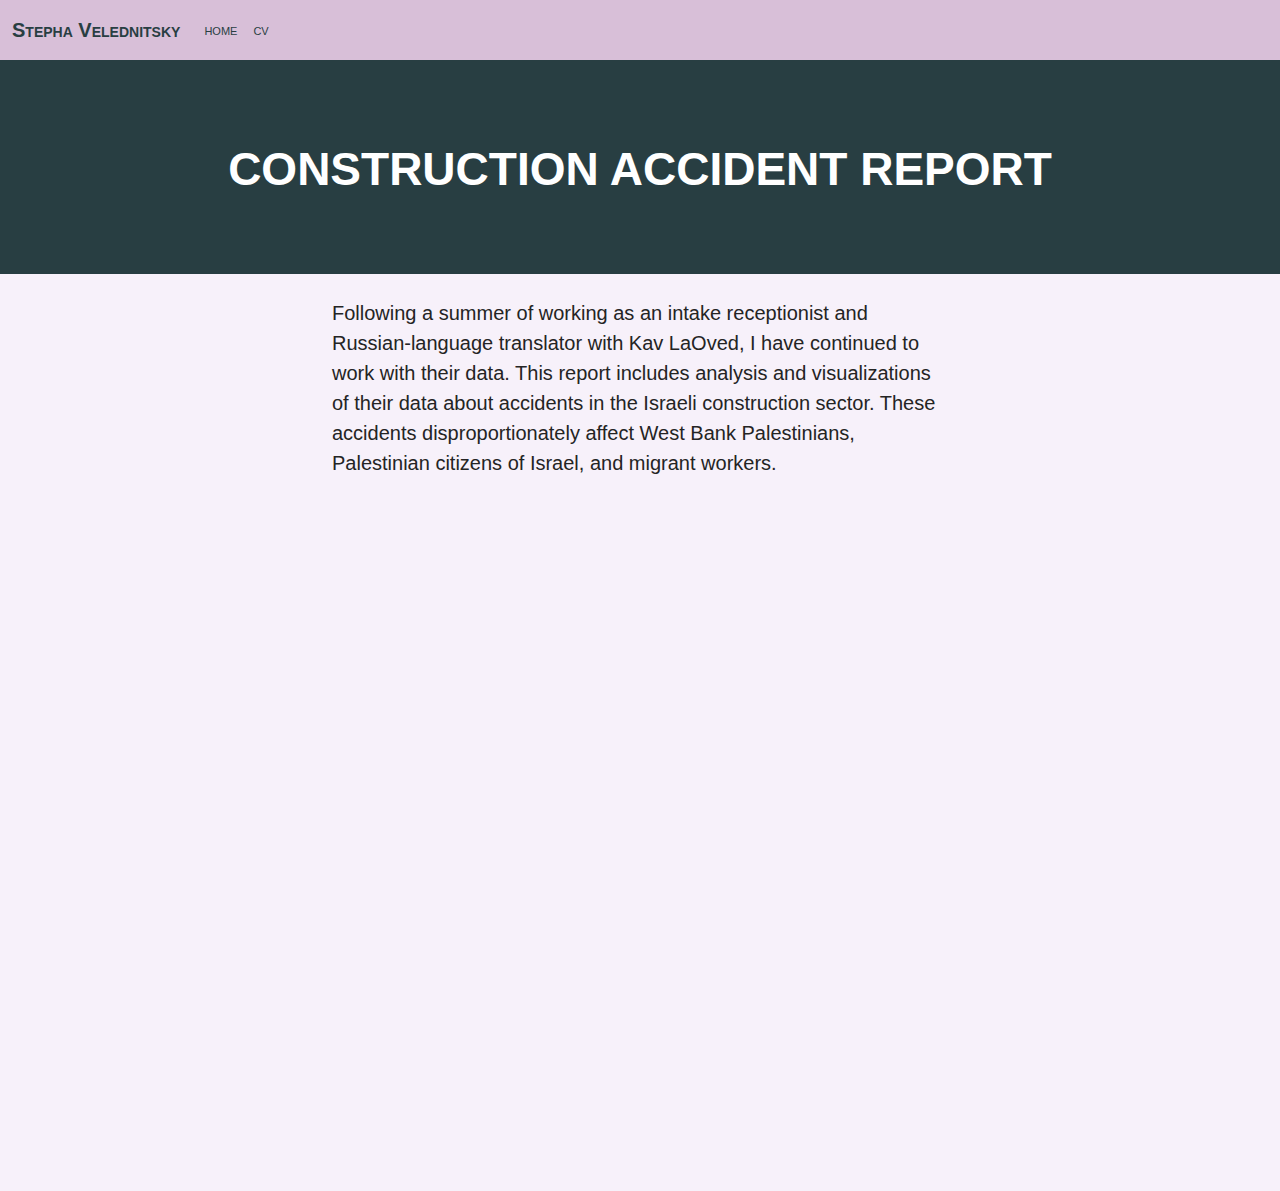
<file: accidents-report.html>
<!DOCTYPE html>
<html lang="en">

<head>
    <meta charset="utf-8">
    <meta name="viewport" content="width=device-width, initial-scale=1">
    <meta name="keywords" content="maps, cartography"/>
	<title>Stepha Velednitsky</title>

    <!--put your Bootstrap stylesheet links below this comment and above style.css-->
    <link rel="stylesheet" href="css/bootstrap.min.css">
    <link rel="stylesheet" href="css/style.css">
</head>

<body
    style="margin:4; padding:4">
    <!-- Create the navbar -->
    <nav class="navbar navbar-expand-lg navbar-default">
        <!-- Container inside the navbar header to span the page -->
        <div class="container-fluid">
            <!-- Creates the navbar header -->
            <a class="navbar-brand" href="index.html">Stepha Velednitsky</a>
            <!-- This complex script is just for a hamburger button, which will appear on smaller screens -->
            <button class="navbar-toggler" type="button" data-bs-toggle="collapse" data-bs-target="#navbarNav" aria-controls="navbarNav" aria-expanded="false" aria-label="Toggle navigation">
                <svg width="1em" height="1em" viewBox="0 0 16 16" class="bi bi-list" xmlns="http://www.w3.org/2000/svg">
                    <path fill-rule="evenodd" d="M2.5 11.5A.5.5 0 0 1 3 11h10a.5.5 0 0 1 0 1H3a.5.5 0 0 1-.5-.5zm0-4A.5.5 0 0 1 3 7h10a.5.5 0 0 1 0 1H3a.5.5 0 0 1-.5-.5zm0-4A.5.5 0 0 1 3 3h10a.5.5 0 0 1 0 1H3a.5.5 0 0 1-.5-.5z" /></svg>
                <span class="menu"> Menu</span>
            </button>
            <!-- Links to include in navbar -->
            <div class="collapse navbar-collapse" id="navbarNav">
                <!-- Unordered list for links on navbar -->
                <ul class="navbar-nav">
                    <li class="nav-item">
                        <a class="nav-link active" aria-current="page" href="index.html">Home</a>
                    </li>
                <!--   <li class="nav-item">
                        <a class="nav-link" href="about.html">About</a> 
                    </li> -->
                    <li class="nav-item">
                        <a class="nav-link" href="curriculum-vitae.html">CV</a>
                    </li>
                <!--    <li class="nav-item">
                       <a class="nav-link" href="contact.html">Contact</a>
                    </li> -->
                </ul>
            </div> <!-- end .navbar-collapse -->
        </div> <!-- end .container-fluid -->
    </nav> <!-- end navigation bar -->  

    <div class="jumbotron">
        
        <div class="container">
            <h2>Construction Accident Report</h2>
        </div>
    </div>
    <br>
    <!-- intro text-->
    <div class="container-fluid">
        <div class="row">
            <div class="col col-lg-3 col-md-2 col-0"></div>
            <div class="col col-lg-6 col-md-6 col-md-8 col-12 info">
                <p> Following a summer of working as an intake receptionist and Russian-language translator with Kav LaOved, I have continued to work with their data. This report includes analysis and visualizations of their data about accidents in the Israeli construction sector. These accidents disproportionately affect West Bank Palestinians, Palestinian citizens of Israel, and migrant workers.</p>
                <div style="margin-bottom: 1.5pt;"></div>
            </div>
            <div class="col col-md-3 col-0"></div>
        </div>
        <iframe src="assets\accidents-report.pdf" width="100%" height="690 px">
        </iframe>
    </div>
<!--
    <div class="row">
            <div class="col col-lg-1 col-md-1 col-sm-0 col-0"></div>
            <div class="col col-lg-10 col-md-10 col-sm-12 col-12">
                <img class="aligncenter" src="assets/accidents-report.pdf"alt="Israeli construction sector accidents" height="1636px" width="1158px">
            </div>
            <div class="col col-lg-1 col-md-1 col-sm-0 col-0"></div>
        </div>
            <div class="col-md-4">
                <div class="card">
                    <a href="beyond-sj.html">
                        <img class="card-img-top" src="assets/Beyond-SJ-Thumbnail.png" alt="beyond sheikh jarrah story map"></a>
                </div>
            </div>

            <div class="col-md-4">
                <div class="card">
                    <a href="soviet-land-cover.html">
                        <img class="card-img-top" src="assets/Soviet-Land-Cover-Thumbnail.png" alt="soviet land cover map"></a>
                </div>
            </div> -->
        </div>
    </div>



</body>
</html>
</file>
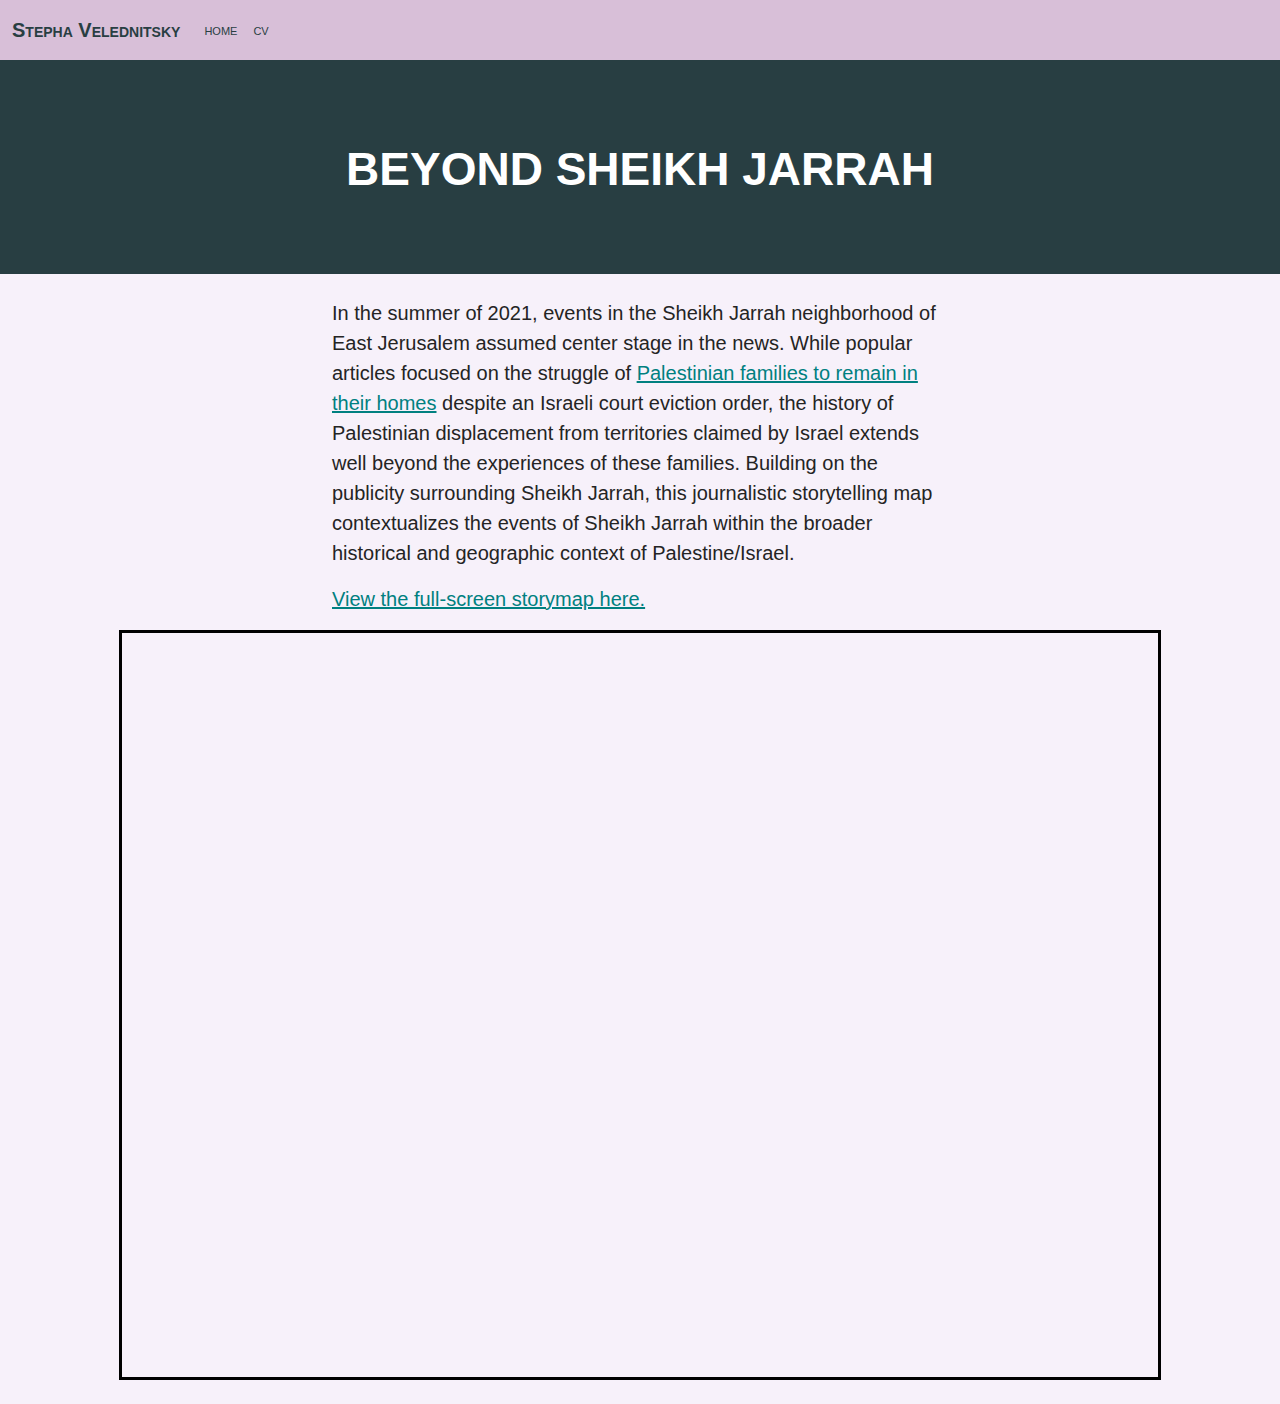
<file: beyond-sj.html>
<!DOCTYPE html>
<html lang="en">

<head>
    <meta charset="utf-8">
    <meta name="viewport" content="width=device-width, initial-scale=1">
    <meta name="keywords" content="maps, cartography"/>
	<title>Stepha Velednitsky</title>

    <!--put your Bootstrap stylesheet links below this comment and above style.css-->
    <link rel="stylesheet" href="css/bootstrap.min.css">
    <link rel="stylesheet" href="css/style.css">
</head>

<body
    style="margin:4; padding:4">
    <!-- Create the navbar -->
    <nav class="navbar navbar-expand-lg navbar-default">
        <!-- Container inside the navbar header to span the page -->
        <div class="container-fluid">
            <!-- Creates the navbar header -->
            <a class="navbar-brand" href="index.html">Stepha Velednitsky</a>
            <!-- This complex script is just for a hamburger button, which will appear on smaller screens -->
            <button class="navbar-toggler" type="button" data-bs-toggle="collapse" data-bs-target="#navbarNav" aria-controls="navbarNav" aria-expanded="false" aria-label="Toggle navigation">
                <svg width="1em" height="1em" viewBox="0 0 16 16" class="bi bi-list" xmlns="http://www.w3.org/2000/svg">
                    <path fill-rule="evenodd" d="M2.5 11.5A.5.5 0 0 1 3 11h10a.5.5 0 0 1 0 1H3a.5.5 0 0 1-.5-.5zm0-4A.5.5 0 0 1 3 7h10a.5.5 0 0 1 0 1H3a.5.5 0 0 1-.5-.5zm0-4A.5.5 0 0 1 3 3h10a.5.5 0 0 1 0 1H3a.5.5 0 0 1-.5-.5z" /></svg>
                <span class="menu"> Menu</span>
            </button>
            <!-- Links to include in navbar -->
            <div class="collapse navbar-collapse" id="navbarNav">
                <!-- Unordered list for links on navbar -->
                <ul class="navbar-nav">
                    <li class="nav-item">
                        <a class="nav-link active" aria-current="page" href="index.html">Home</a>
                    </li>
                <!--   <li class="nav-item">
                        <a class="nav-link" href="about.html">About</a> 
                    </li> -->
                    <li class="nav-item">
                        <a class="nav-link" href="curriculum-vitae.html">CV</a>
                    </li>
                <!--    <li class="nav-item">
                       <a class="nav-link" href="contact.html">Contact</a>
                    </li> -->
                </ul>
            </div> <!-- end .navbar-collapse -->
        </div> <!-- end .container-fluid -->
    </nav> <!-- end navigation bar -->  

    <div class="jumbotron">
        
        <div class="container">
            <h2>Beyond Sheikh Jarrah</h2>
        </div>
    </div>
    <br>
    <!-- intro text-->
    <div class="container-fluid">
        <div class="row">
            <div class="col col-lg-3 col-md-2 col-0"></div>
            <div class="col col-lg-6 col-md-6 col-md-8 col-12 info">
                <p> In the summer of 2021, events in the Sheikh Jarrah neighborhood of East Jerusalem assumed center stage in the news. While popular articles focused on the struggle of <a href=https://www.bbc.com/news/world-middle-east-57243631> Palestinian families to remain in their homes</a> despite an Israeli court eviction order, the history of Palestinian displacement from territories claimed by Israel extends well beyond the experiences of these families. Building on the publicity surrounding Sheikh Jarrah, this journalistic storytelling map contextualizes the events of Sheikh Jarrah within the broader historical and geographic context of Palestine/Israel.</p>
                <div style="margin-bottom: 1.5pt;"></div>
                <p> <a href=https://storymaps.arcgis.com/stories/d8f58491152442b8b5df6e65fc4d3eb6>View the full-screen storymap here.</a></p>
            </div>
            <div class="col col-md-3 col-0"></div>
        </div>
        <div class="row">
            <div class="col col-lg-1 col-md-1 col-sm-0 col-0">
            </div>
            <div class="col col-lg-10 col-md-10 col-sm-12 col-12">
                <p align="center">
                    <iframe src="https://storymaps.arcgis.com/stories/d8f58491152442b8b5df6e65fc4d3eb6" width="100%" height="750px" style="border:3px #000000 solid;" frameborder="0" allowfullscreen allow="geolocation"></iframe>
            </div>
            <div class="col col-lg-1 col-md-1 col-sm-0 col-0">
            </div>
        </div>
    </div>

</body>
</html
</file>
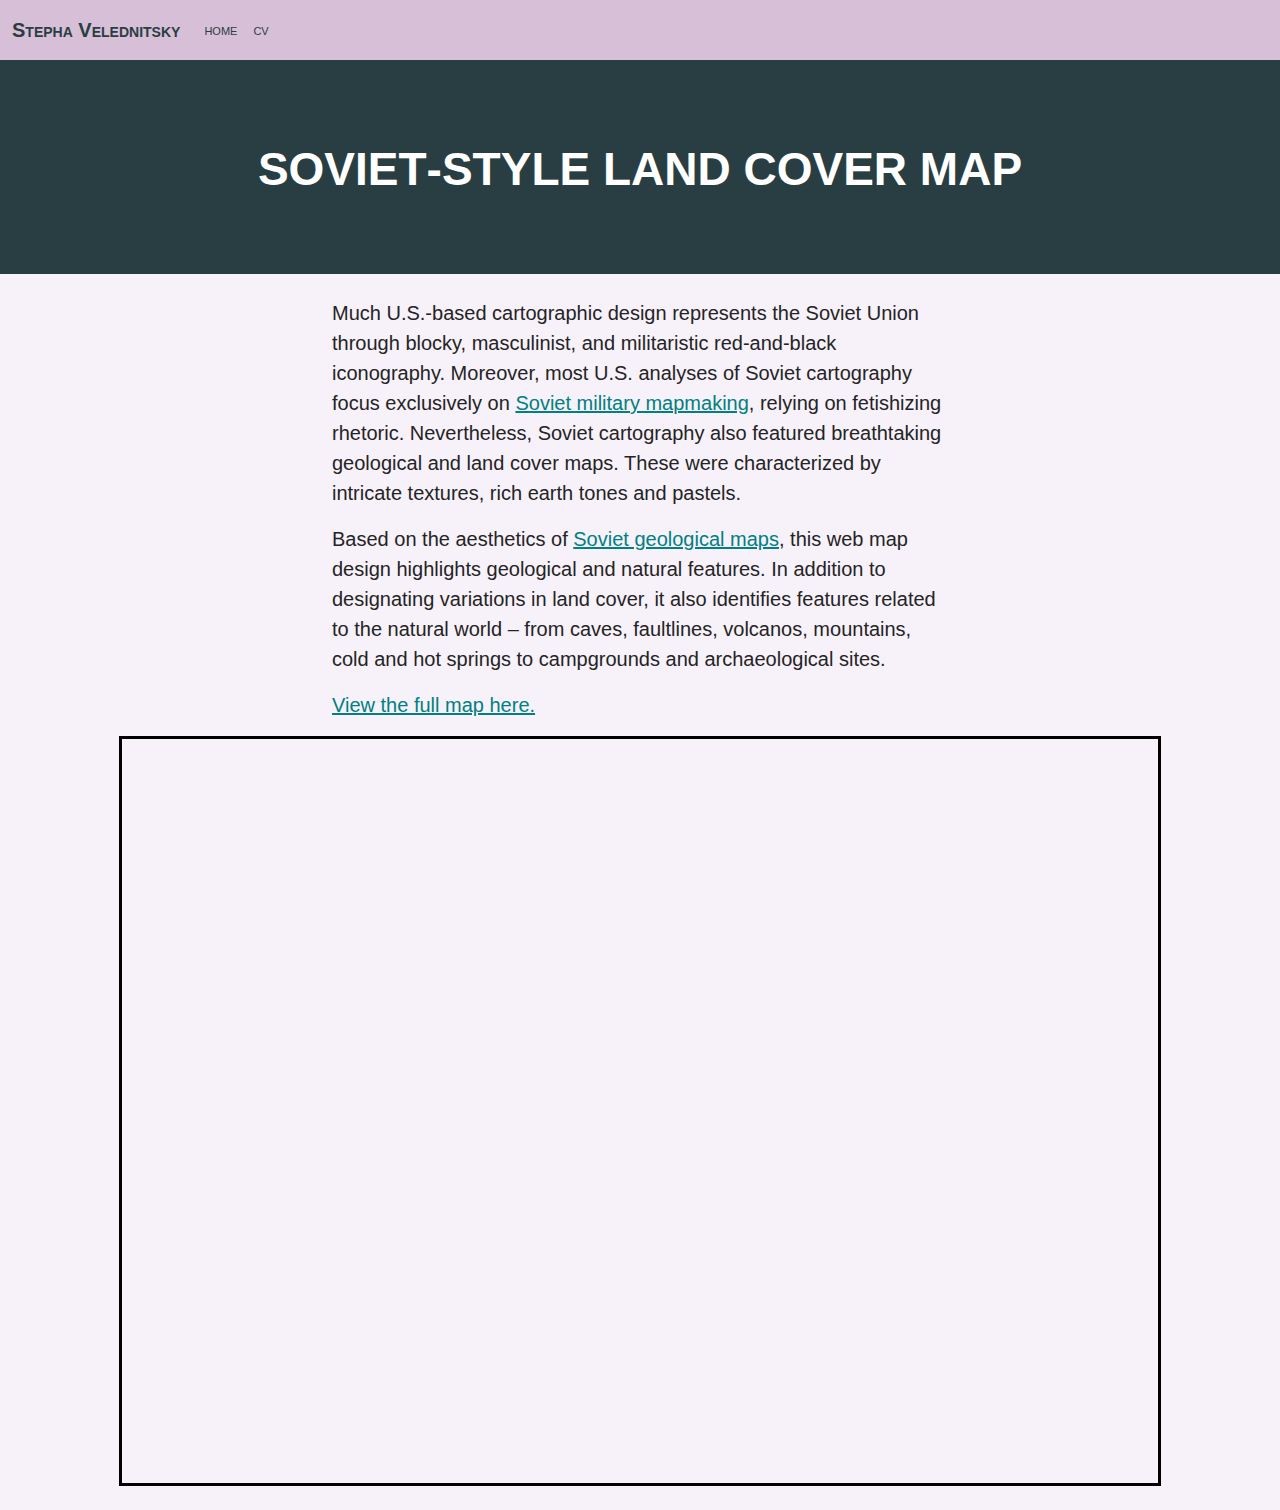
<file: soviet-land-cover.html>
<!DOCTYPE html>
<html lang="en">

<head>
    <meta charset="utf-8">
    <meta name="viewport" content="width=device-width, initial-scale=1">
    <meta name="keywords" content="maps, cartography"/>
	<title>Stepha Velednitsky</title>

    <!--put your Bootstrap stylesheet links below this comment and above style.css-->
    <link rel="stylesheet" href="css/bootstrap.min.css">
    <link rel="stylesheet" href="css/style.css">
</head>

<body
    style="margin:4; padding:4">
    <!-- Create the navbar -->
    <nav class="navbar navbar-expand-lg navbar-default">
        <!-- Container inside the navbar header to span the page -->
        <div class="container-fluid">
            <!-- Creates the navbar header -->
            <a class="navbar-brand" href="index.html">Stepha Velednitsky</a>
            <!-- This complex script is just for a hamburger button, which will appear on smaller screens -->
            <button class="navbar-toggler" type="button" data-bs-toggle="collapse" data-bs-target="#navbarNav" aria-controls="navbarNav" aria-expanded="false" aria-label="Toggle navigation">
                <svg width="1em" height="1em" viewBox="0 0 16 16" class="bi bi-list" xmlns="http://www.w3.org/2000/svg">
                    <path fill-rule="evenodd" d="M2.5 11.5A.5.5 0 0 1 3 11h10a.5.5 0 0 1 0 1H3a.5.5 0 0 1-.5-.5zm0-4A.5.5 0 0 1 3 7h10a.5.5 0 0 1 0 1H3a.5.5 0 0 1-.5-.5zm0-4A.5.5 0 0 1 3 3h10a.5.5 0 0 1 0 1H3a.5.5 0 0 1-.5-.5z" /></svg>
                <span class="menu"> Menu</span>
            </button>
            <!-- Links to include in navbar -->
            <div class="collapse navbar-collapse" id="navbarNav">
                <!-- Unordered list for links on navbar -->
                <ul class="navbar-nav">
                    <li class="nav-item">
                        <a class="nav-link active" aria-current="page" href="index.html">Home</a>
                    </li>
                <!--   <li class="nav-item">
                        <a class="nav-link" href="about.html">About</a> 
                    </li> -->
                    <li class="nav-item">
                        <a class="nav-link" href="curriculum-vitae.html">CV</a>
                    </li>
                <!--    <li class="nav-item">
                       <a class="nav-link" href="contact.html">Contact</a>
                    </li> -->
                </ul>
            </div> <!-- end .navbar-collapse -->
        </div> <!-- end .container-fluid -->
    </nav> <!-- end navigation bar -->  

    <div class="jumbotron">
        
        <div class="container">
            <h2>Soviet-Style Land Cover Map</h2>
        </div>
    </div>
    <br>
    <!-- intro text-->
    <div class="container-fluid">
        <div class="row">
            <div class="col col-lg-3 col-md-2 col-0"></div>
            <div class="col col-lg-6 col-md-6 col-md-8 col-12 info">
                <p> Much U.S.-based cartographic design represents the Soviet Union through blocky, masculinist, and militaristic red-and-black iconography. Moreover, most U.S. analyses of Soviet cartography focus exclusively on <a href=https://www.wired.com/2015/07/secret-cold-war-maps/> Soviet military mapmaking</a>, relying on fetishizing rhetoric. Nevertheless, Soviet cartography also featured breathtaking geological and land cover maps. These were characterized by intricate textures, rich earth tones and pastels. 
                <div style="margin-bottom:1pt;"></div>
                <p> Based on the aesthetics of <a href=https://sp.lyellcollection.org/content/specpubgsl/499/1/241/F1.large.jpg?width=800&height=600&carousel=1> Soviet geological maps</a>, this web map design highlights geological and natural features. In addition to designating variations in land cover, it also identifies features related to the natural world – from caves, faultlines, volcanos, mountains, cold and hot springs to campgrounds and archaeological sites. </p>
                <div style="margin-bottom: 1.5pt;"></div>
                <p> <a href=https://api.mapbox.com/styles/v1/stepha-velednitsky/ckux7xovq56g117tbvkj8iwo1.html?title=false&access_token=pk.eyJ1Ijoic3RlcGhhLXZlbGVkbml0c2t5IiwiYSI6ImNrdW11cDkzdjBtNHEydW94ZDVrMWk5YXEifQ.5VzplcBSRIVZndShFkmXWA&zoomwheel=false#4.39/35.15/-93.86>View the full map here.</a></p>
            </div>
            <div class="col col-md-3 col-0"></div>
        </div>
        <div class="row">
            <div class="col col-lg-1 col-md-1 col-sm-0 col-0">
            </div>
            <div class="col col-lg-10 col-md-10 col-sm-12 col-12">
                <p align="center">
                <iframe src="https://api.mapbox.com/styles/v1/stepha-velednitsky/ckux7xovq56g117tbvkj8iwo1.html?title=false&access_token=pk.eyJ1Ijoic3RlcGhhLXZlbGVkbml0c2t5IiwiYSI6ImNrdW11cDkzdjBtNHEydW94ZDVrMWk5YXEifQ.5VzplcBSRIVZndShFkmXWA&zoomwheel=false#8.08/38.13/-121.599" style="border:3px #000000 solid;" width="100%" height="750px"></iframe>
            </div>
            <div class="col col-lg-1 col-md-1 col-sm-0 col-0">
            </div>
        </div>
    </div>

</body>
</html>
</file>
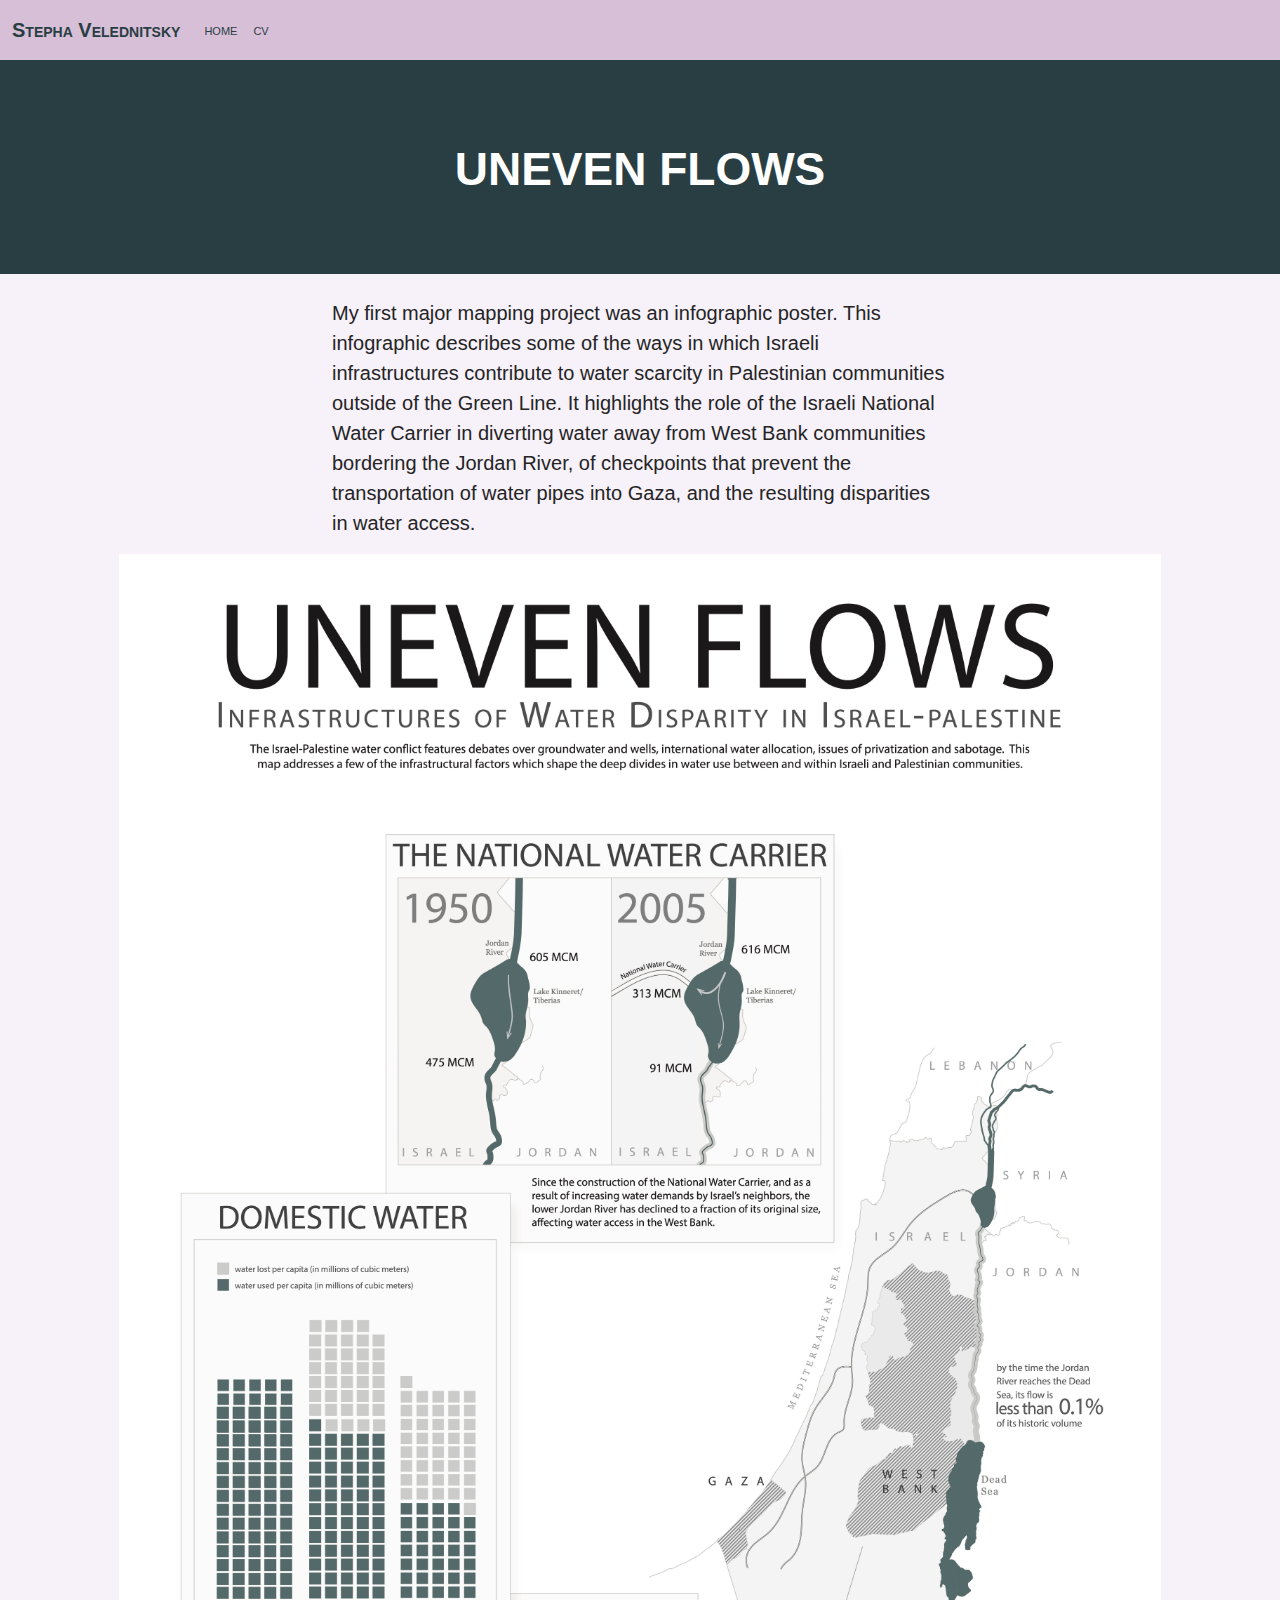
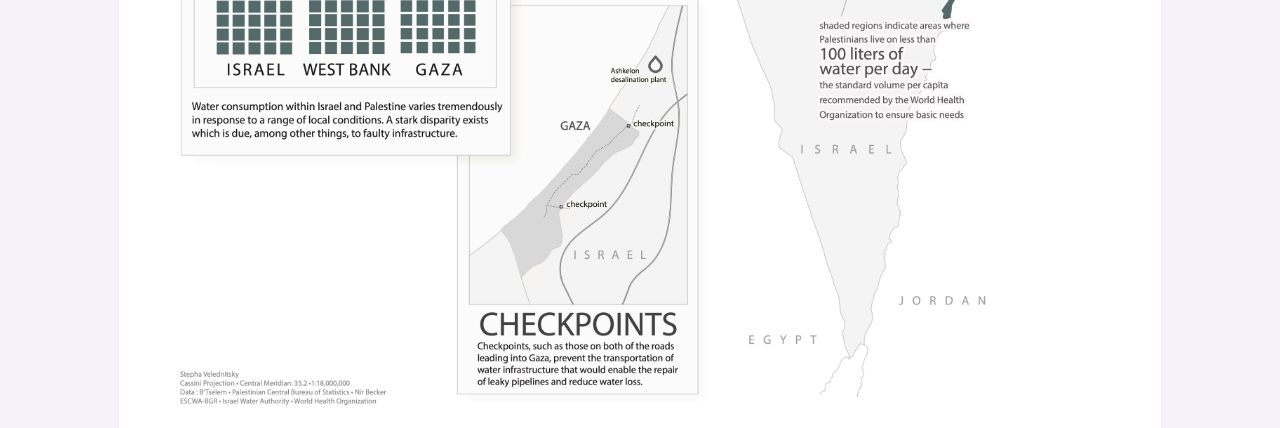
<file: uneven-flows.html>
<!DOCTYPE html>
<html lang="en">

<head>
    <meta charset="utf-8">
    <meta name="viewport" content="width=device-width, initial-scale=1">
    <meta name="keywords" content="maps, cartography"/>
	<title>Stepha Velednitsky</title>

    <!--put your Bootstrap stylesheet links below this comment and above style.css-->
    <link rel="stylesheet" href="css/bootstrap.min.css">
    <link rel="stylesheet" href="css/style.css">
</head>

<body
    style="margin:4; padding:4">
    <!-- Create the navbar -->
    <nav class="navbar navbar-expand-lg navbar-default">
        <!-- Container inside the navbar header to span the page -->
        <div class="container-fluid">
            <!-- Creates the navbar header -->
            <a class="navbar-brand" href="index.html">Stepha Velednitsky</a>
            <!-- This complex script is just for a hamburger button, which will appear on smaller screens -->
            <button class="navbar-toggler" type="button" data-bs-toggle="collapse" data-bs-target="#navbarNav" aria-controls="navbarNav" aria-expanded="false" aria-label="Toggle navigation">
                <svg width="1em" height="1em" viewBox="0 0 16 16" class="bi bi-list" xmlns="http://www.w3.org/2000/svg">
                    <path fill-rule="evenodd" d="M2.5 11.5A.5.5 0 0 1 3 11h10a.5.5 0 0 1 0 1H3a.5.5 0 0 1-.5-.5zm0-4A.5.5 0 0 1 3 7h10a.5.5 0 0 1 0 1H3a.5.5 0 0 1-.5-.5zm0-4A.5.5 0 0 1 3 3h10a.5.5 0 0 1 0 1H3a.5.5 0 0 1-.5-.5z" /></svg>
                <span class="menu"> Menu</span>
            </button>
            <!-- Links to include in navbar -->
            <div class="collapse navbar-collapse" id="navbarNav">
                <!-- Unordered list for links on navbar -->
                <ul class="navbar-nav">
                    <li class="nav-item">
                        <a class="nav-link active" aria-current="page" href="index.html">Home</a>
                    </li>
                <!--   <li class="nav-item">
                        <a class="nav-link" href="about.html">About</a> 
                    </li> -->
                    <li class="nav-item">
                        <a class="nav-link" href="curriculum-vitae.html">CV</a>
                    </li>
                <!--    <li class="nav-item">
                       <a class="nav-link" href="contact.html">Contact</a>
                    </li> -->
                </ul>
            </div> <!-- end .navbar-collapse -->
        </div> <!-- end .container-fluid -->
    </nav> <!-- end navigation bar -->  

    <div class="jumbotron">
        
        <div class="container">
            <h2>Uneven Flows</h2>
        </div>
    </div>
    <br>
    <!-- intro text-->
    <div class="container-fluid">
        <div class="row">
            <div class="col col-lg-3 col-md-2 col-0"></div>
            <div class="col col-lg-6 col-md-6 col-md-8 col-12 info">
                <p> My first major mapping project was an infographic poster. This infographic describes some of the ways in which Israeli infrastructures contribute to water scarcity in Palestinian communities outside of the Green Line. It highlights the role of the Israeli National Water Carrier in diverting water away from West Bank communities bordering the Jordan River, of checkpoints that prevent the transportation of water pipes into Gaza, and the resulting disparities in water access.</p>
                <div style="margin-bottom: 1.5pt;"></div>
            </div>
            <div class="col col-md-3 col-0"></div>
        </div>
        <div class="row">
            <div class="col col-lg-1 col-md-1 col-sm-0 col-0"></div>
            <div class="col col-lg-10 col-md-10 col-sm-12 col-12">
                <img class="aligncenter" src="assets/uneven-flows-info.jpg"alt="uneven flows infographic" height="1636px" width="1158px">
            </div>
            <div class="col col-lg-1 col-md-1 col-sm-0 col-0"></div>
        </div>
    </div>
<!--
            <div class="col-md-4">
                <div class="card">
                    <a href="beyond-sj.html">
                        <img class="card-img-top" src="assets/Beyond-SJ-Thumbnail.png" alt="beyond sheikh jarrah story map"></a>
                </div>
            </div>

            <div class="col-md-4">
                <div class="card">
                    <a href="soviet-land-cover.html">
                        <img class="card-img-top" src="assets/Soviet-Land-Cover-Thumbnail.png" alt="soviet land cover map"></a>
                </div>
            </div> -->
        </div>
    </div>



</body>
</html>
</file>
<file: css/style.css>
/***** NAVBAR *****/

.navbar {
    background-color: thistle;
    border-radius: 0;
}

/* Navbar title */
.navbar-default .navbar-brand {
    color: #283e42;
    font-size: px;
    font-weight: bold;
    font-variant-caps:petite-caps;
    font-family: 'Lucida Sans', 'Lucida Sans Regular', 'Lucida Grande', 'Lucida Sans Unicode', Geneva, Verdana, sans-serif;
}

/* Navbar hover effects */
.navbar-default .navbar-brand:hover,
.navbar-default .navbar-brand:focus,
.navbar-default .navbar-nav > li > a:hover,
.navbar-default .navbar-nav > li > a:focus {
    color:deeppink;
    text-decoration: none;
}

/* Navbar links */
.navbar-default .navbar-nav > li > a {
    color:  #283e42;
    font-size: 16px;
    font-variant: all-small-caps;
    padding: 10px;
    font-family: 'Lucida Sans', 'Lucida Sans Regular', 'Lucida Grande', 'Lucida Sans Unicode', Geneva, Verdana, sans-serif
}

/* Navbar collapsed styles */
.navbar-toggler {
    color:  #283e42;
    border-color:#283e42;
    background-color:thistle;
    border-radius: 4px;
    border: 1px solid;
    fill: #283e42;
    font-size: 16px;
    position: relative;
    margin-right: 10px;
    font-family: 'Lucida Sans', 'Lucida Sans Regular', 'Lucida Grande', 'Lucida Sans Unicode', Geneva, Verdana, sans-serif
}

.navbar-toggler:hover,
.navbar-toggler:focus {
    background-color::lightseagreen;
    color: deeppink;
    fill: deeppink;
    border-color: deeppink;

}

/*** JUMBOTRON ***/

.jumbotron {
    background-color:#283e42;
    text-align: center;
    color: #fff;
    padding: 3%;
    border-radius: 0px;
}

.jumbotron h2 {
    font-size: 66px;
    font-weight: bold;
    font-variant-caps:all-small-caps;
    font-family:'Segoe UI', Tahoma, Geneva, Verdana, sans-serif
}
.img-responsive{
    width:100%;
}

/*** CARD ***/

.card {
    background-color: #fff;
    border-color: #cccccc;
    border-width: 1px;
    width: 100%;
}

.card:hover {
    border-color: deeppink;
    border-radius: 1pt;
    border-width: 3pt;
}

/*** Basic Text Styles ***/
<style>
.aligncenter {
    text-align: center;
}
</style>

#about-world {
    max-height: 200px;
}

.resume h3 {
    font-weight: bold;
}

hr {
    border-color: white;
    border-width: 2px;
}

p {
    font-size: 20px;
    
}

a {
    color:teal;
}

a:hover {
    color:darkslateblue;
}

h1 {
    font-weight: bold;
    font-size: 48px;
    font-variant-caps:all-small-caps;
    font-family: 'Lucida Sans', 'Lucida Sans Regular', 'Lucida Grande', 'Lucida Sans Unicode', Geneva, Verdana, sans-serif;
  }

.container{
    padding:25px 0;
}

body {

    font-family:'Lucida Sans', 'Lucida Sans Regular', 'Lucida Grande', 'Lucida Sans Unicode', Geneva, Verdana, sans-serif;
    background-color: #f7f1fa;
    color: #242424;
}

iframe.noScrolling{
    width: 800px; /*or any other size*/
    height: 400px; /*or any other size*/
    overflow: hidden;
  }

  img {
      max-width: 100%;
      height:auto;
      width:auto\9;
  }
</file>
